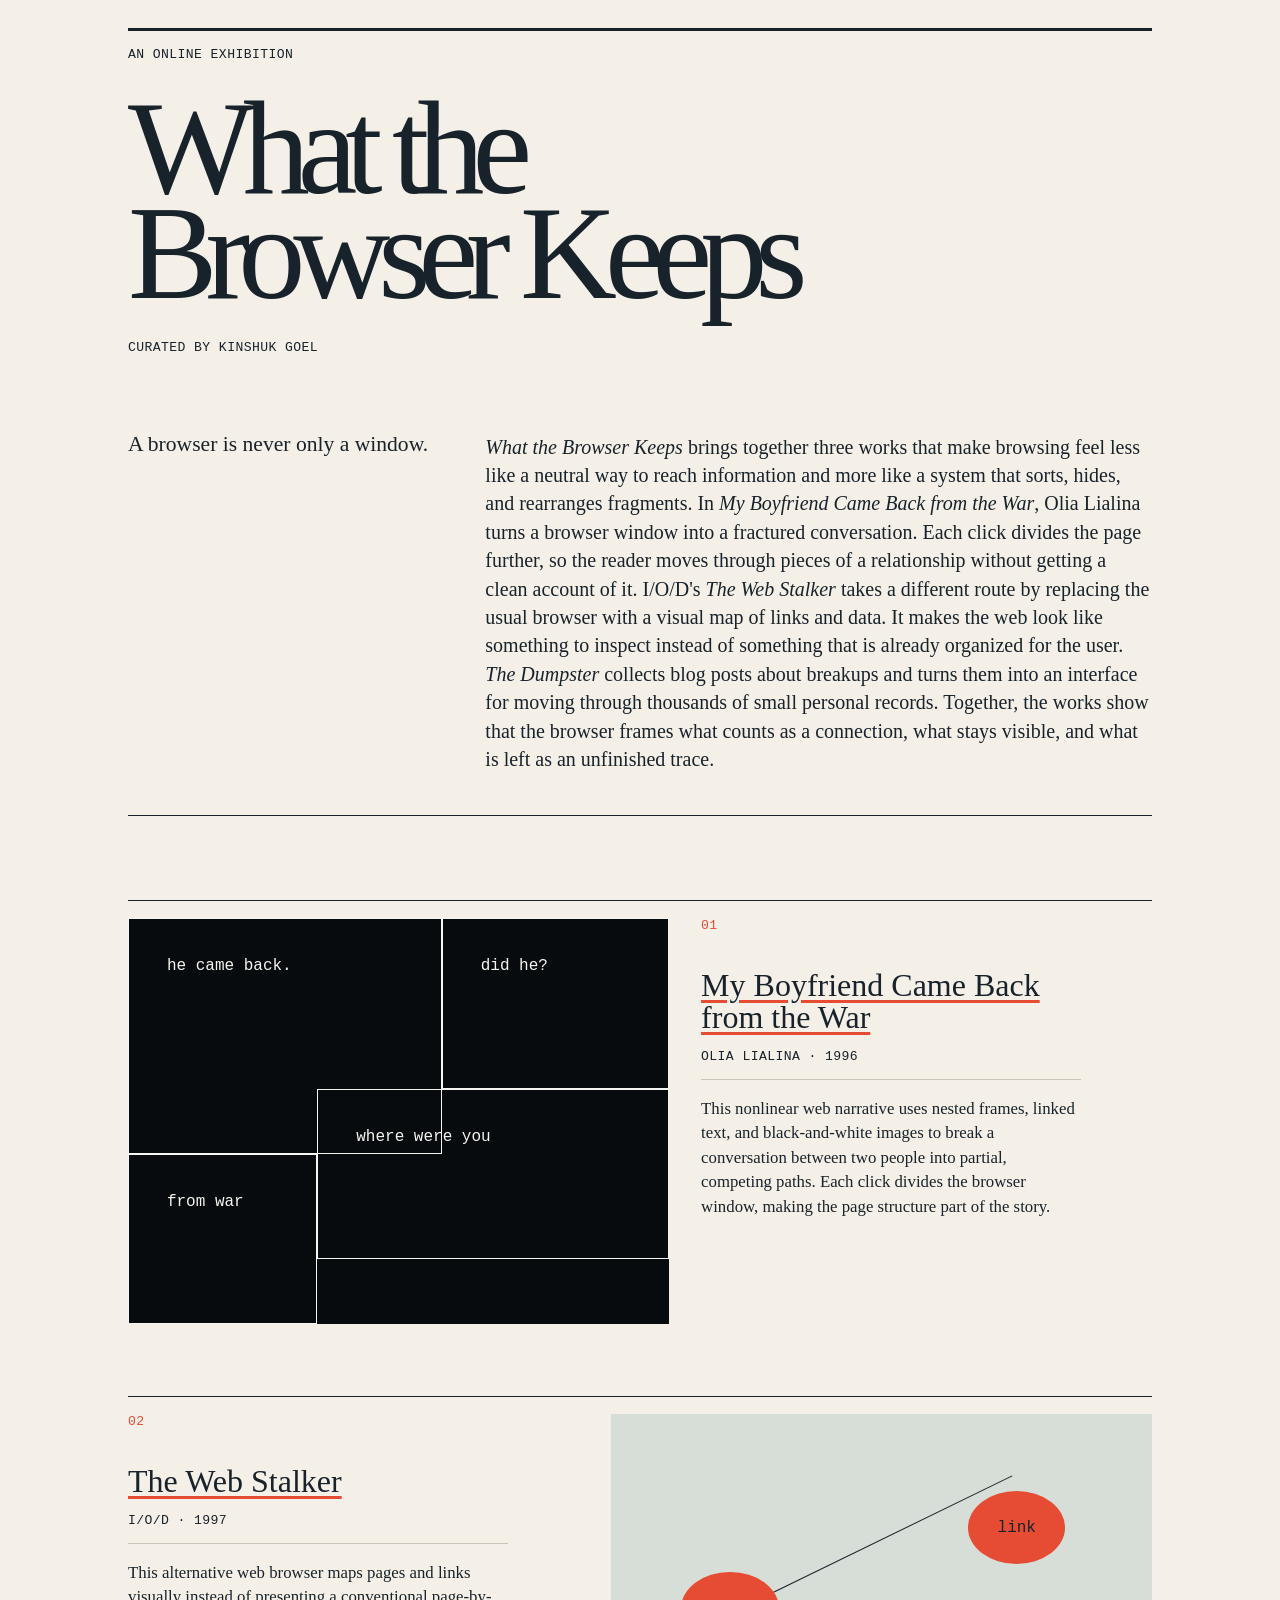
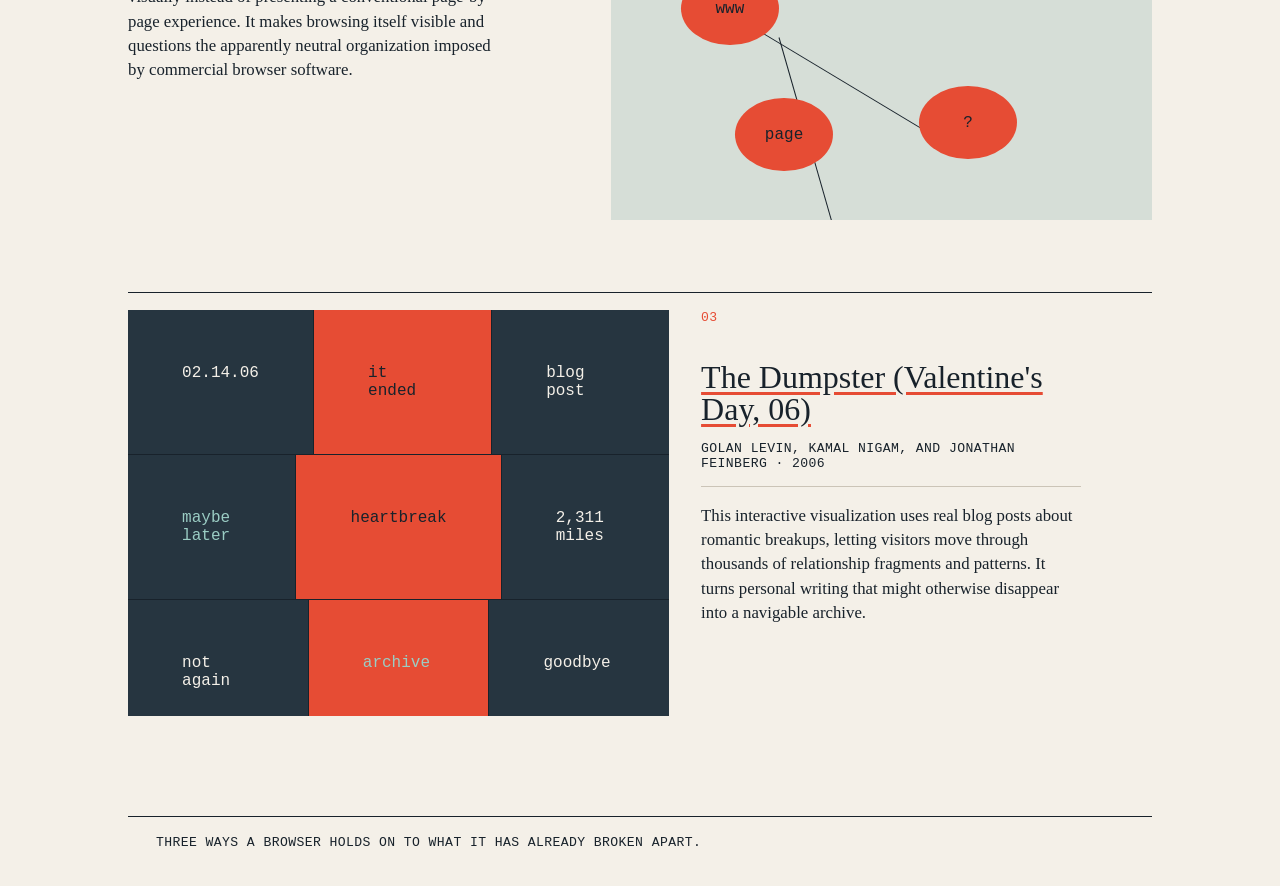
<file: exhibition/index.html>
<!doctype html>
<html lang="en">
  <head>
    <meta charset="utf-8">
    <meta name="viewport" content="width=device-width, initial-scale=1">
    <title>What the Browser Keeps</title>
    <link rel="stylesheet" href="css/style.css">
  </head>
  <body>
    <main>
      <header>
        <p class="eyebrow">An online exhibition</p>
        <h1>What the<br>Browser Keeps</h1>
        <p class="curator">Curated by Kinshuk Goel</p>
      </header>

      <section class="statement" aria-labelledby="statement-heading">
        <h2 id="statement-heading">A browser is never only a window.</h2>
        <p><em>What the Browser Keeps</em> brings together three works that make browsing feel less like a neutral way to reach information and more like a system that sorts, hides, and rearranges fragments. In <em>My Boyfriend Came Back from the War</em>, Olia Lialina turns a browser window into a fractured conversation. Each click divides the page further, so the reader moves through pieces of a relationship without getting a clean account of it. I/O/D's <em>The Web Stalker</em> takes a different route by replacing the usual browser with a visual map of links and data. It makes the web look like something to inspect instead of something that is already organized for the user. <em>The Dumpster</em> collects blog posts about breakups and turns them into an interface for moving through thousands of small personal records. Together, the works show that the browser frames what counts as a connection, what stays visible, and what is left as an unfinished trace.</p>
      </section>

      <section class="works" aria-label="Exhibited works">
        <article class="work lialina">
          <div class="visual frames" role="img" aria-label="Abstract black-and-white browser frames splitting into fragments">
            <span>he came back.</span><span>did he?</span><span>from war</span><span>where were you</span>
          </div>
          <div class="details">
            <p class="number">01</p>
            <h2><a href="https://sites.rhizome.org/anthology/lialina.html">My Boyfriend Came Back from the War</a></h2>
            <p class="meta">Olia Lialina · 1996</p>
            <p>This nonlinear web narrative uses nested frames, linked text, and black-and-white images to break a conversation between two people into partial, competing paths. Each click divides the browser window, making the page structure part of the story.</p>
          </div>
        </article>

        <article class="work stalker">
          <div class="visual map" role="img" aria-label="Abstract map of browser links as connected nodes">
            <span class="node one">www</span><span class="node two">link</span><span class="node three">?</span><span class="node four">page</span><i></i><b></b><em></em>
          </div>
          <div class="details">
            <p class="number">02</p>
            <h2><a href="https://artbase.rhizome.org/wiki/Item%3AQ3958">The Web Stalker</a></h2>
            <p class="meta">I/O/D · 1997</p>
            <p>This alternative web browser maps pages and links visually instead of presenting a conventional page-by-page experience. It makes browsing itself visible and questions the apparently neutral organization imposed by commercial browser software.</p>
          </div>
        </article>

        <article class="work dumpster">
          <div class="visual entries" role="img" aria-label="Abstract archive of many breakup-post fragments">
            <span>02.14.06</span><span>it ended</span><span>blog post</span><span>maybe later</span><span>heartbreak</span><span>2,311 miles</span><span>not again</span><span>archive</span><span>goodbye</span>
          </div>
          <div class="details">
            <p class="number">03</p>
            <h2><a href="https://archive.rhizome.org/exhibition/timeshares/faultlines.php">The Dumpster (Valentine's Day, 06)</a></h2>
            <p class="meta">Golan Levin, Kamal Nigam, and Jonathan Feinberg · 2006</p>
            <p>This interactive visualization uses real blog posts about romantic breakups, letting visitors move through thousands of relationship fragments and patterns. It turns personal writing that might otherwise disappear into a navigable archive.</p>
          </div>
        </article>
      </section>
    </main>
    <footer>Three ways a browser holds on to what it has already broken apart.</footer>
  </body>
</html>
</file>
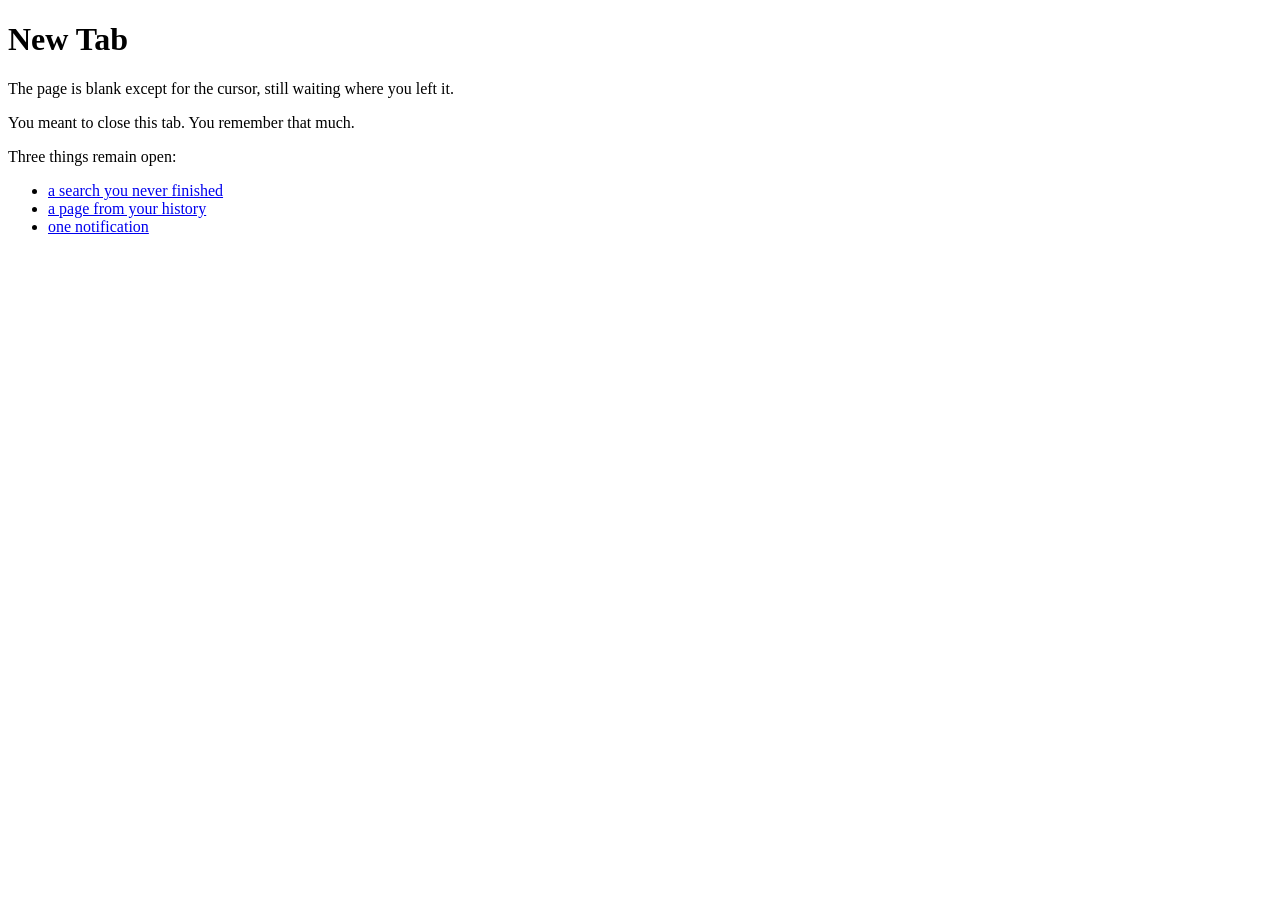
<file: hypertext/index.html>
<!DOCTYPE html>
<html lang="en">
<head>
  <meta charset="UTF-8">
  <title>The Tab You Didn't Close</title>
</head>
<body>
  <h1>New Tab</h1>

  <p>The page is blank except for the cursor, still waiting where you left it.</p>
  <p>You meant to close this tab. You remember that much.</p>

  <p>Three things remain open:</p>
  <ul>
    <li><a href="search.html">a search you never finished</a></li>
    <li><a href="history.html">a page from your history</a></li>
    <li><a href="notification.html">one notification</a></li>
  </ul>
</body>
</html>
</file>
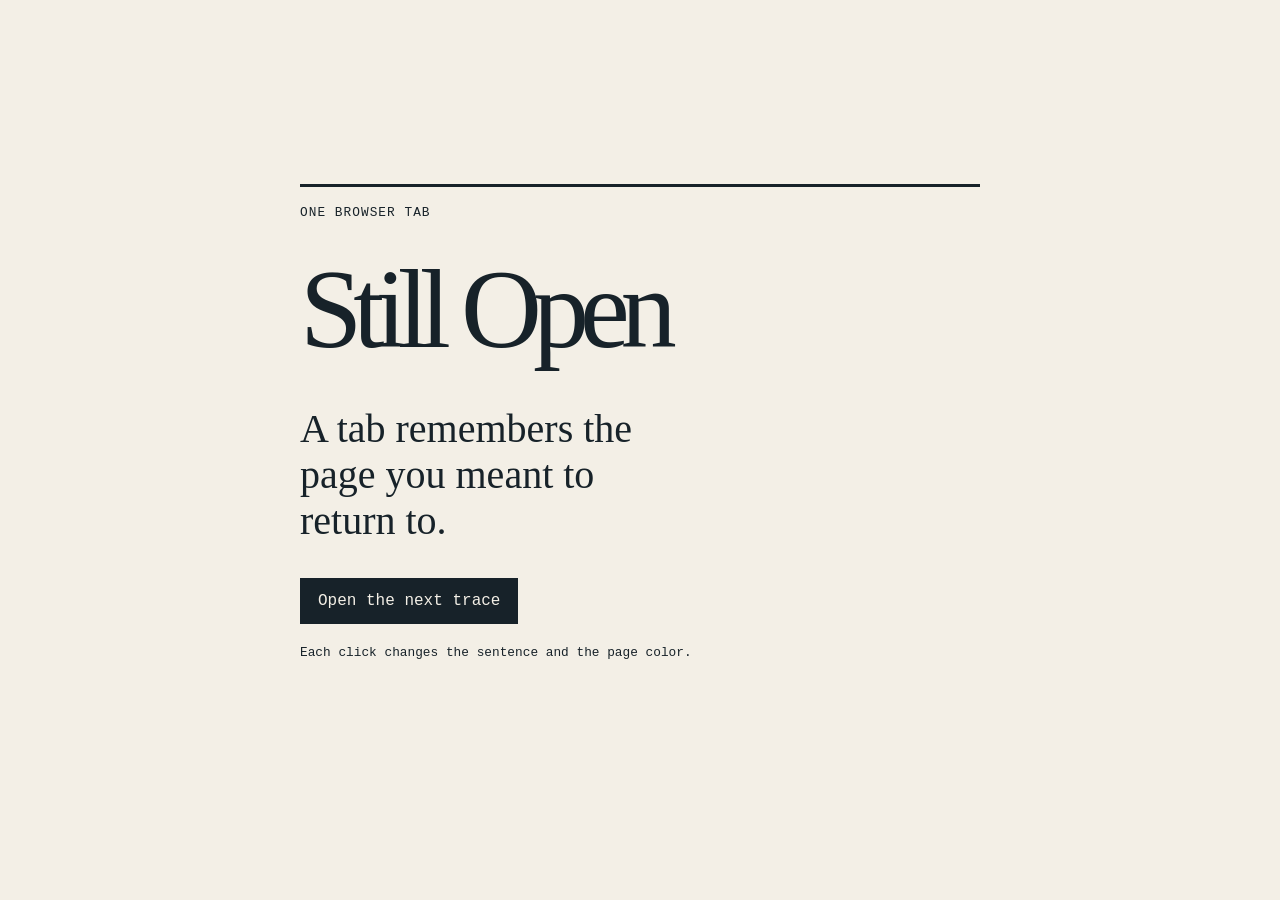
<file: jstest/index.html>
<!doctype html>
<html lang="en">
  <head>
    <meta charset="utf-8">
    <meta name="viewport" content="width=device-width, initial-scale=1">
    <title>Still Open</title>
    <link rel="stylesheet" href="css/style.css">
  </head>
  <body>
    <main>
      <p class="label">one browser tab</p>
      <h1>Still Open</h1>
      <p id="memory" aria-live="polite">A tab remembers the page you meant to return to.</p>
      <button id="change-memory" type="button">Open the next trace</button>
      <p class="note">Each click changes the sentence and the page color.</p>
    </main>
    <script src="js/script.js"></script>
  </body>
</html>
</file>
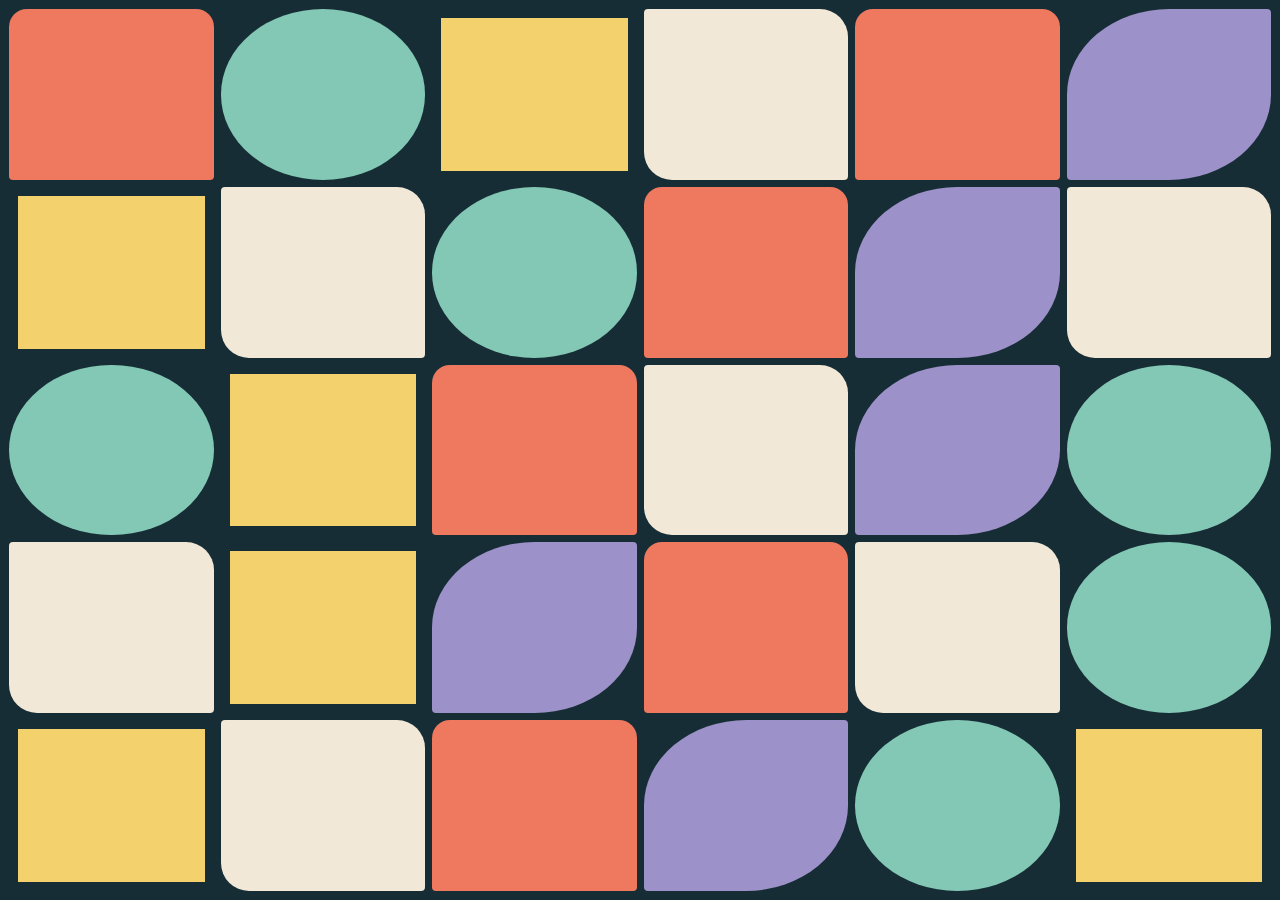
<file: quilt/index.html>
<!DOCTYPE html>
<html lang="en">
<head>
  <meta charset="utf-8">
  <meta name="viewport" content="width=device-width, initial-scale=1">
  <title>Open Tabs — Digital Quilt</title>
  <link rel="stylesheet" href="css/style.css">
</head>
<body>
  <main class="quilt" aria-label="A geometric quilt made of open-tab shapes">
    <div class="tile tab"></div>
    <div class="tile circle"></div>
    <div class="tile split"></div>
    <div class="tile quiet"></div>
    <div class="tile tab"></div>
    <div class="tile stripe"></div>
    <div class="tile split"></div>
    <div class="tile quiet"></div>
    <div class="tile circle"></div>
    <div class="tile tab"></div>
    <div class="tile stripe"></div>
    <div class="tile quiet"></div>
    <div class="tile circle"></div>
    <div class="tile split"></div>
    <div class="tile tab"></div>
    <div class="tile quiet"></div>
    <div class="tile stripe"></div>
    <div class="tile circle"></div>
    <div class="tile quiet"></div>
    <div class="tile split"></div>
    <div class="tile stripe"></div>
    <div class="tile tab"></div>
    <div class="tile quiet"></div>
    <div class="tile circle"></div>
    <div class="tile split"></div>
    <div class="tile quiet"></div>
    <div class="tile tab"></div>
    <div class="tile stripe"></div>
    <div class="tile circle"></div>
    <div class="tile split"></div>
  </main>
</body>
</html>
</file>
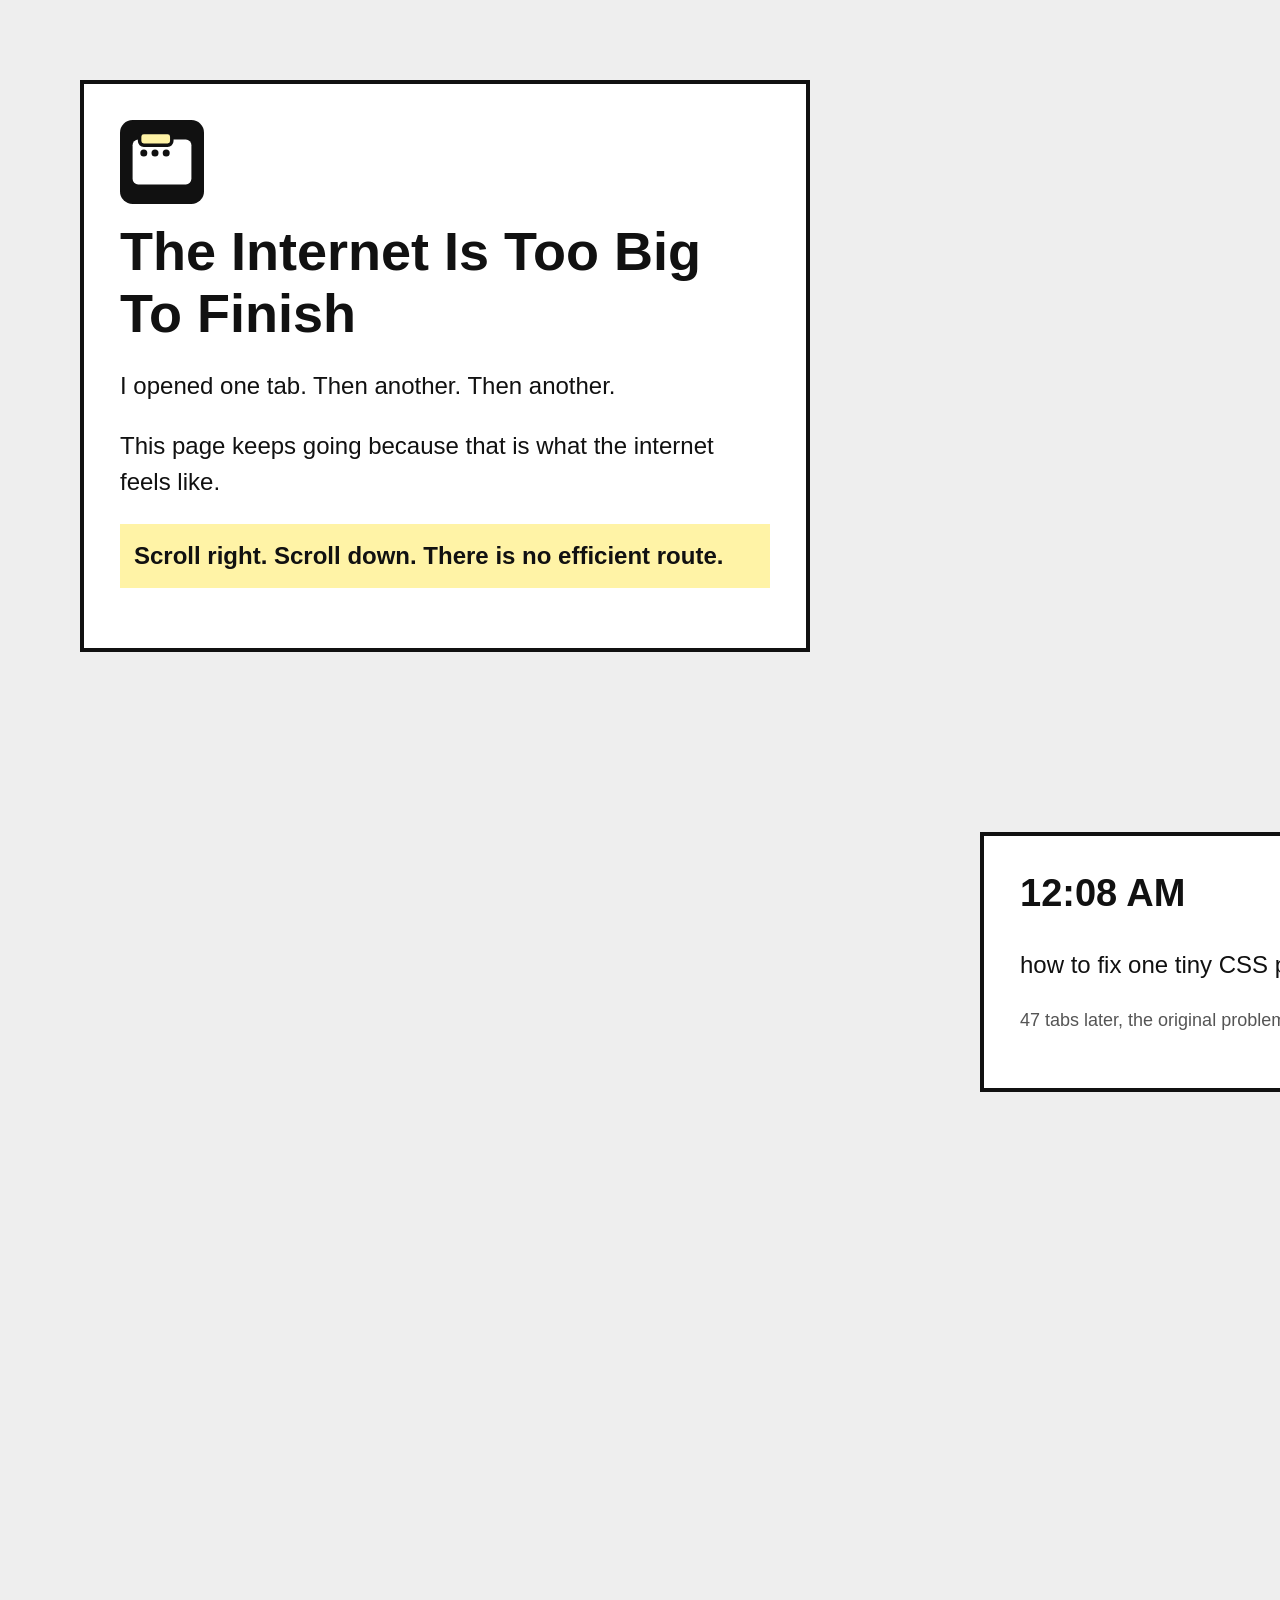
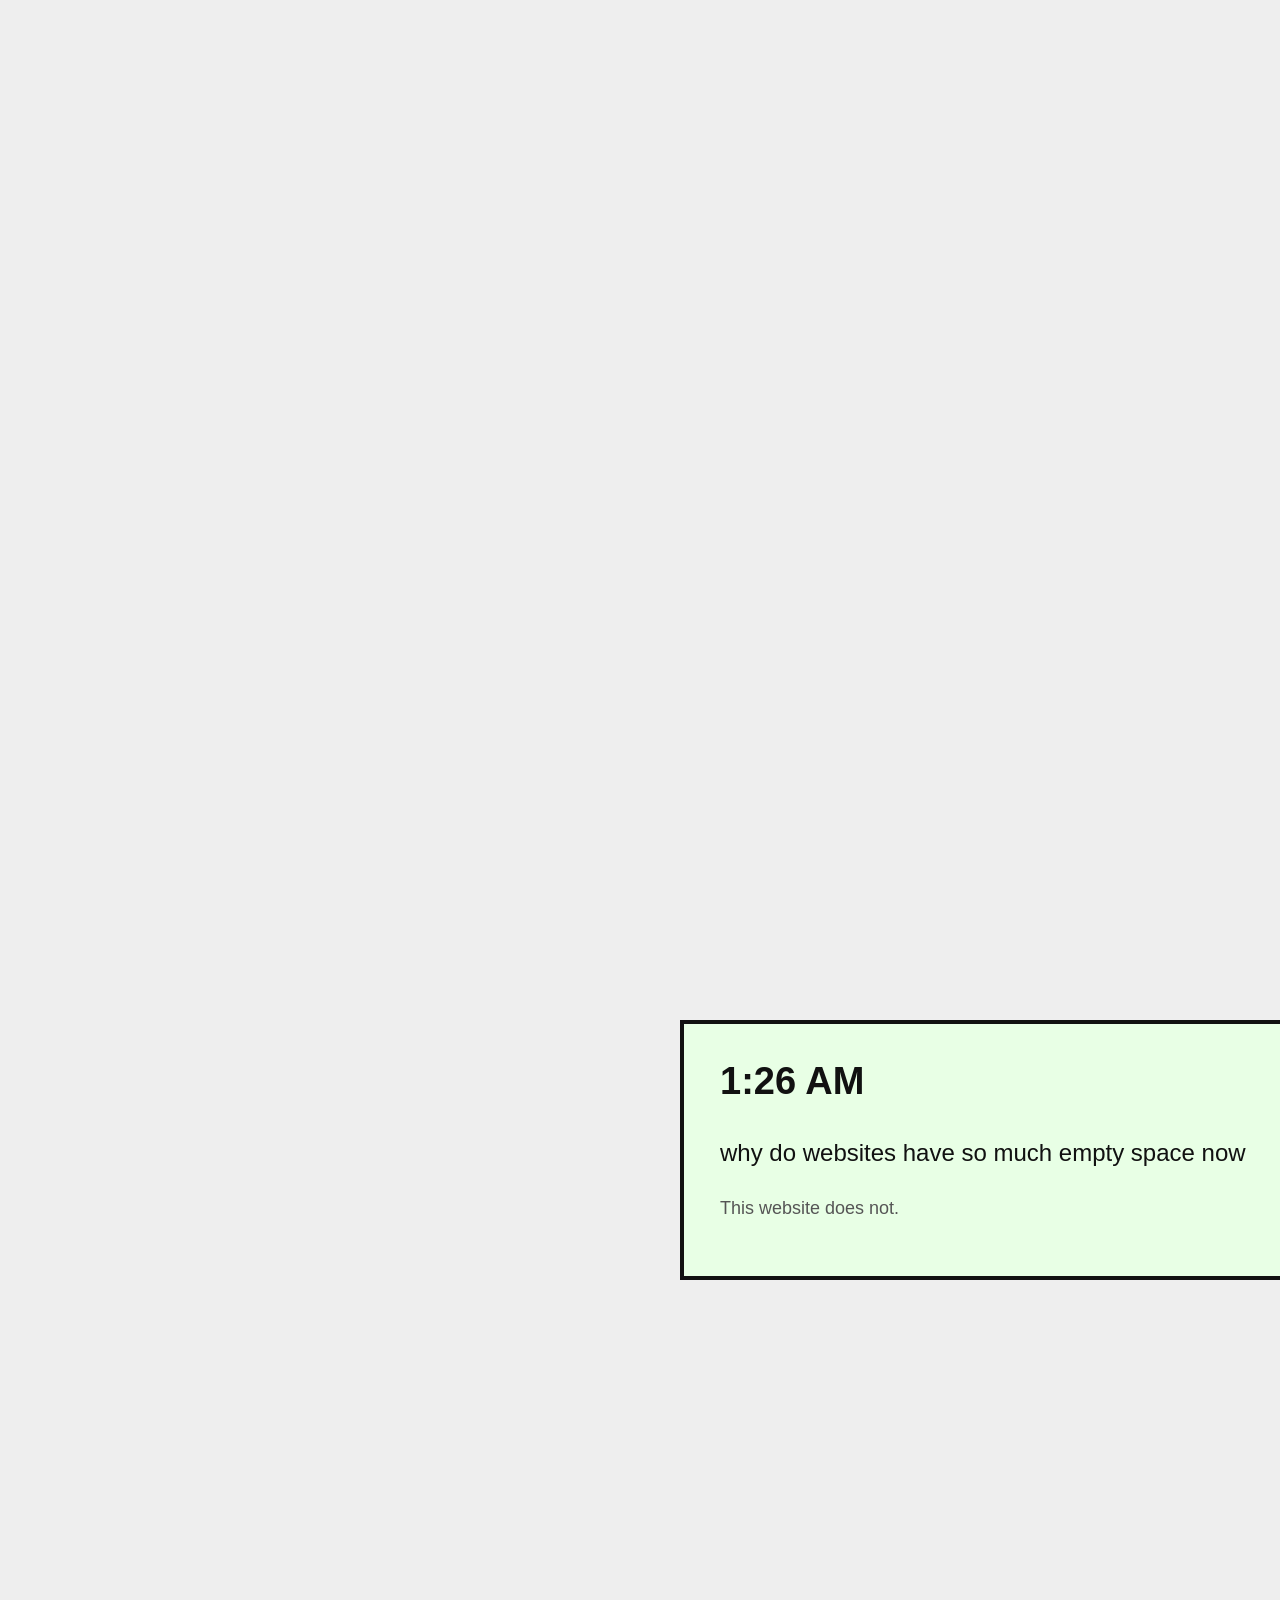
<file: really-big-website/index.html>
<!DOCTYPE html>
<html lang="en">
<head>
  <meta charset="UTF-8">
  <meta name="viewport" content="width=device-width, initial-scale=1.0">
  <title>The Internet Is Too Big To Finish</title>
  <link rel="stylesheet" href="style.css">
</head>
<body>
  <main id="world">
    <section class="card intro">
      <img class="tab-icon" src="tiny-tab.svg" alt="A small browser tab icon">
      <h1>The Internet Is Too Big To Finish</h1>
      <p>I opened one tab. Then another. Then another.</p>
      <p>This page keeps going because that is what the internet feels like.</p>
      <p class="instruction">Scroll right. Scroll down. There is no efficient route.</p>
    </section>

    <section class="card search-one">
      <h2>12:08 AM</h2>
      <p>how to fix one tiny CSS problem</p>
      <p class="small">47 tabs later, the original problem is still open.</p>
    </section>

    <section class="card rabbit-hole">
      <h2>YOU ARE HERE?</h2>
      <p>Probably not.</p>
      <p>Keep scrolling.</p>
    </section>

    <section class="card search-two">
      <h2>12:41 AM</h2>
      <p>best mechanical keyboard switch sound test</p>
      <p class="small">This was somehow related to the CSS problem.</p>
    </section>

    <section class="card forgotten">
      <h2>OLD TAB</h2>
      <p>You do not remember opening this.</p>
      <p>You refuse to close it anyway.</p>
    </section>

    <section class="card search-three">
      <h2>1:26 AM</h2>
      <p>why do websites have so much empty space now</p>
      <p class="small">This website does not.</p>
    </section>

    <section class="card almost">
      <h2>ALMOST THERE</h2>
      <p>The page is still bigger than your screen.</p>
      <p>That is the point.</p>
    </section>

    <section class="card end">
      <img class="tab-icon" src="tiny-tab.svg" alt="A small browser tab icon">
      <h2>2:03 AM</h2>
      <p>You finally reach the end.</p>
      <p>There is one problem.</p>
      <p class="last-line">You forgot what you were looking for.</p>
      <a href="#world">Go back to the first tab</a>
    </section>
  </main>
</body>
</html>
</file>
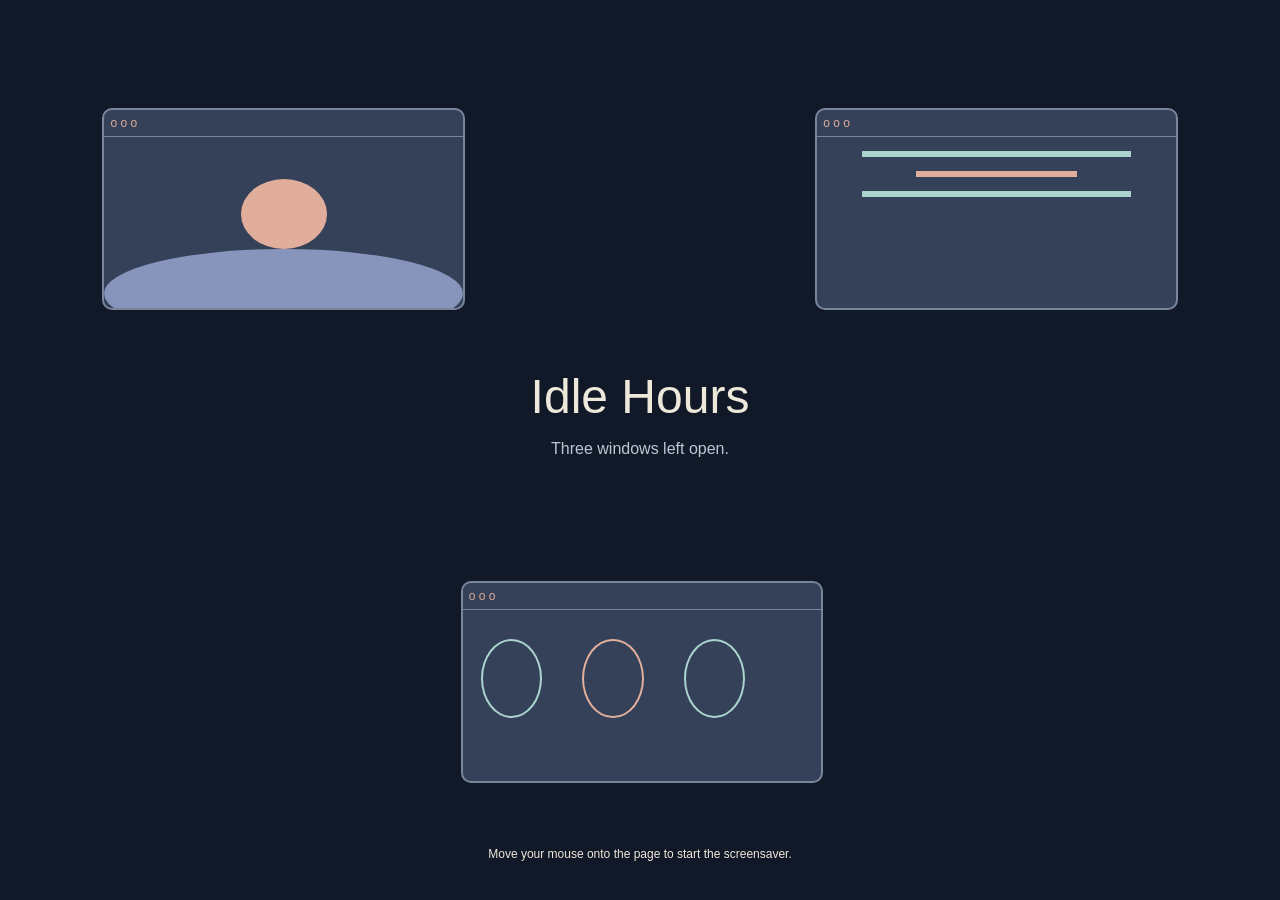
<file: screensaver/index.html>
<!DOCTYPE html>
<html lang="en">
<head>
  <meta charset="UTF-8">
  <meta name="viewport" content="width=device-width, initial-scale=1">
  <title>Idle Hours</title>
  <link rel="stylesheet" href="css/style.css">
</head>
<body>
  <div class="screen">
    <div class="window sunset">
      <div class="bar">o o o</div>
      <div class="sun"></div>
      <div class="ground"></div>
    </div>

    <div class="window notes">
      <div class="bar">o o o</div>
      <div class="line"></div>
      <div class="line short"></div>
      <div class="line"></div>
    </div>

    <div class="window circles">
      <div class="bar">o o o</div>
      <div class="circle"></div>
      <div class="circle pink"></div>
      <div class="circle"></div>
    </div>

    <div class="title">
      <h1>Idle Hours</h1>
      <p>Three windows left open.</p>
    </div>
    <p class="instructions">Move your mouse onto the page to start the screensaver.</p>
  </div>
</body>
</html>
</file>
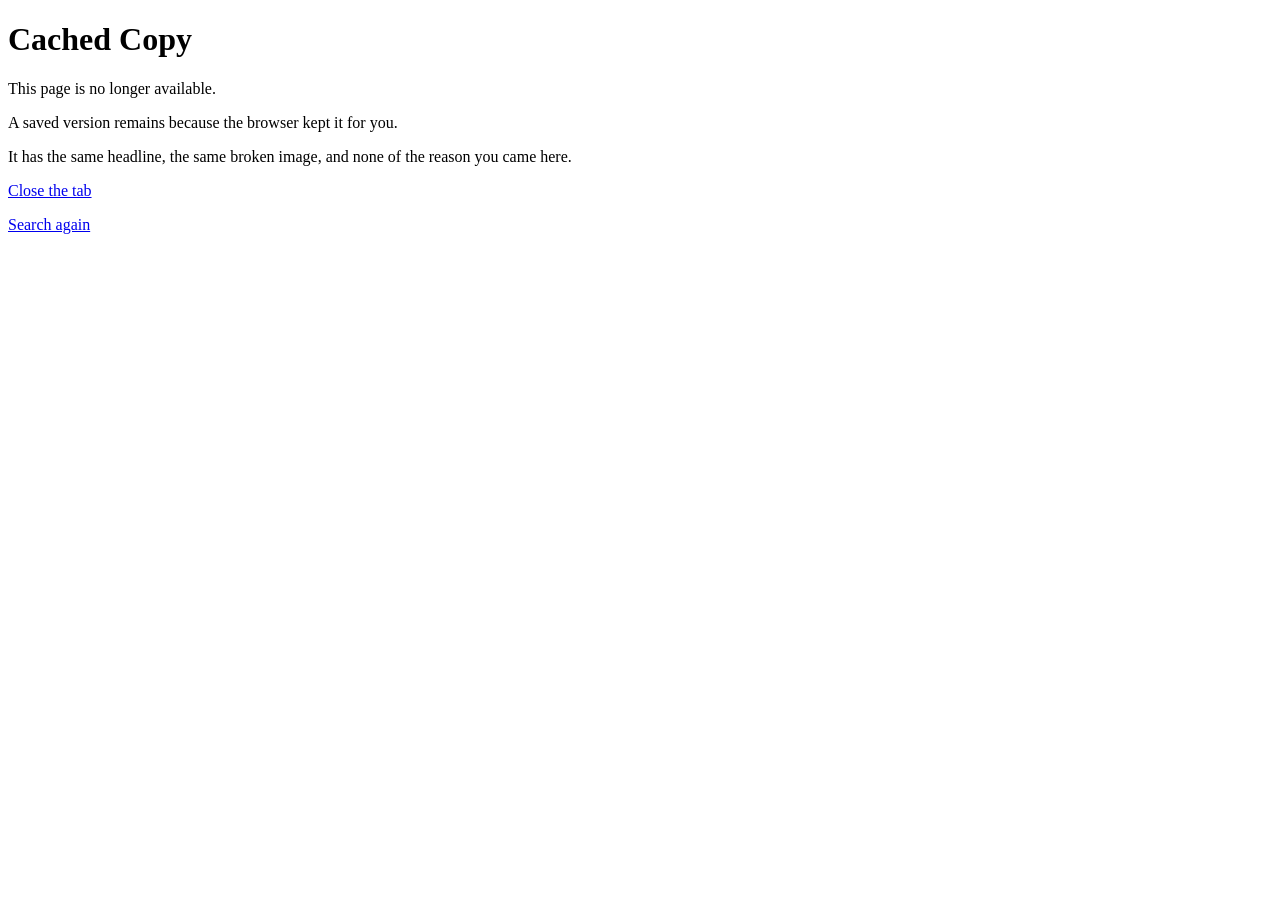
<file: hypertext/cache.html>
<!DOCTYPE html>
<html lang="en">
<head>
  <meta charset="UTF-8">
  <title>Cache - The Tab You Didn't Close</title>
</head>
<body>
  <h1>Cached Copy</h1>

  <p>This page is no longer available.</p>
  <p>A saved version remains because the browser kept it for you.</p>
  <p>It has the same headline, the same broken image, and none of the reason you came here.</p>

  <p><a href="end.html">Close the tab</a></p>
  <p><a href="search.html">Search again</a></p>
</body>
</html>
</file>
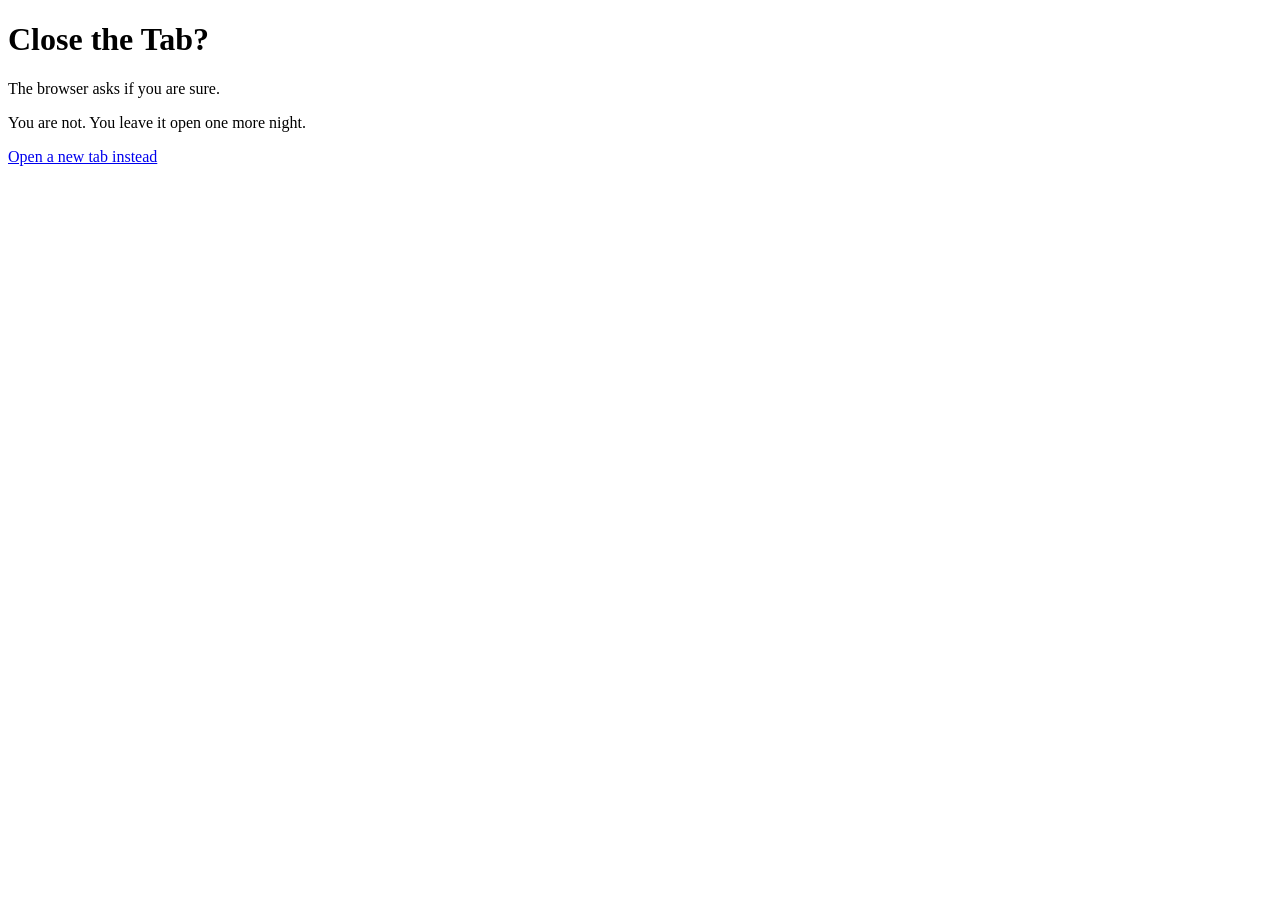
<file: hypertext/end.html>
<!DOCTYPE html>
<html lang="en">
<head>
  <meta charset="UTF-8">
  <title>Close the Tab? - The Tab You Didn't Close</title>
</head>
<body>
  <h1>Close the Tab?</h1>

  <p>The browser asks if you are sure.</p>
  <p>You are not. You leave it open one more night.</p>

  <p><a href="index.html">Open a new tab instead</a></p>
</body>
</html>
</file>
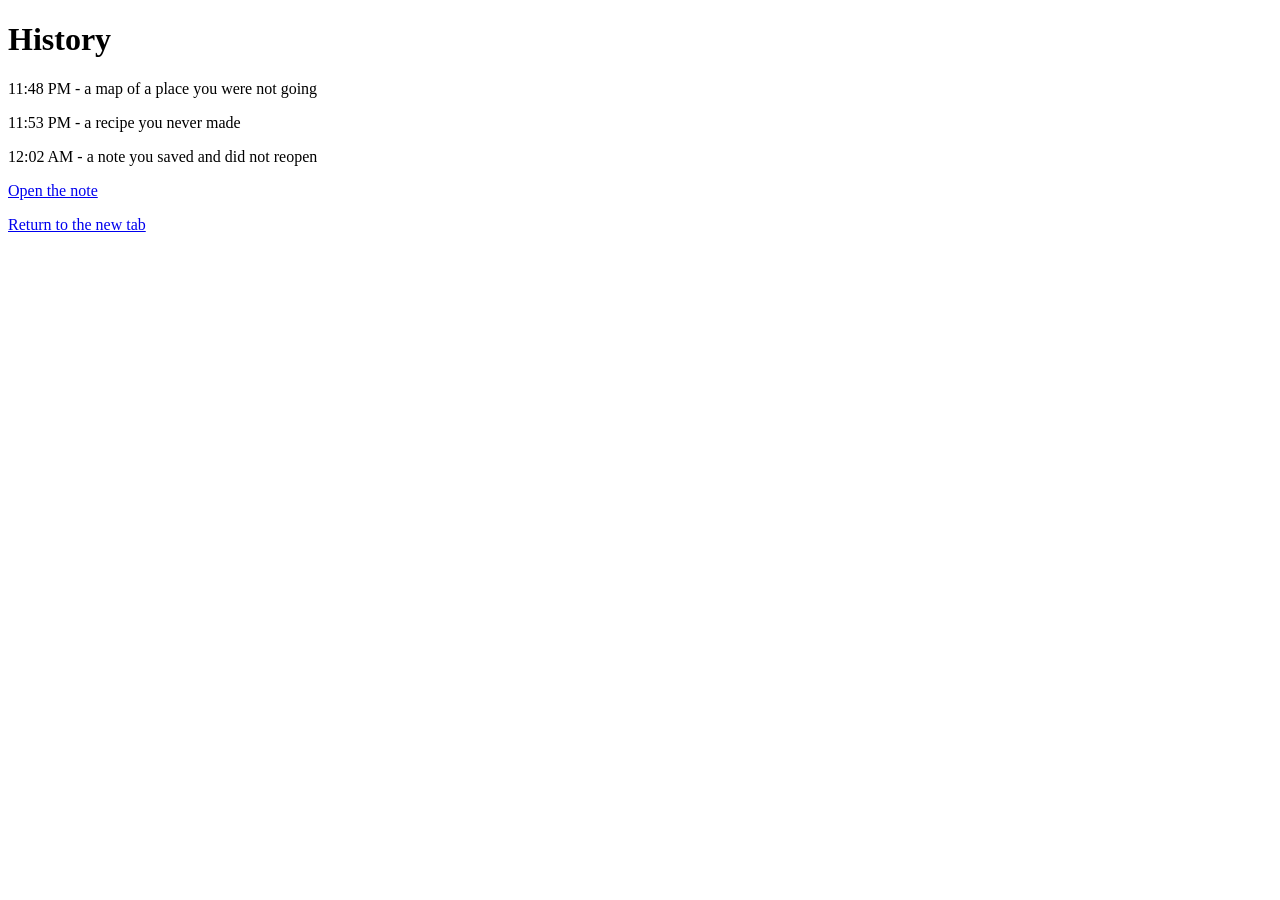
<file: hypertext/history.html>
<!DOCTYPE html>
<html lang="en">
<head>
  <meta charset="UTF-8">
  <title>History - The Tab You Didn't Close</title>
</head>
<body>
  <h1>History</h1>

  <p>11:48 PM - a map of a place you were not going</p>
  <p>11:53 PM - a recipe you never made</p>
  <p>12:02 AM - a note you saved and did not reopen</p>

  <p><a href="note.html">Open the note</a></p>
  <p><a href="index.html">Return to the new tab</a></p>
</body>
</html>
</file>
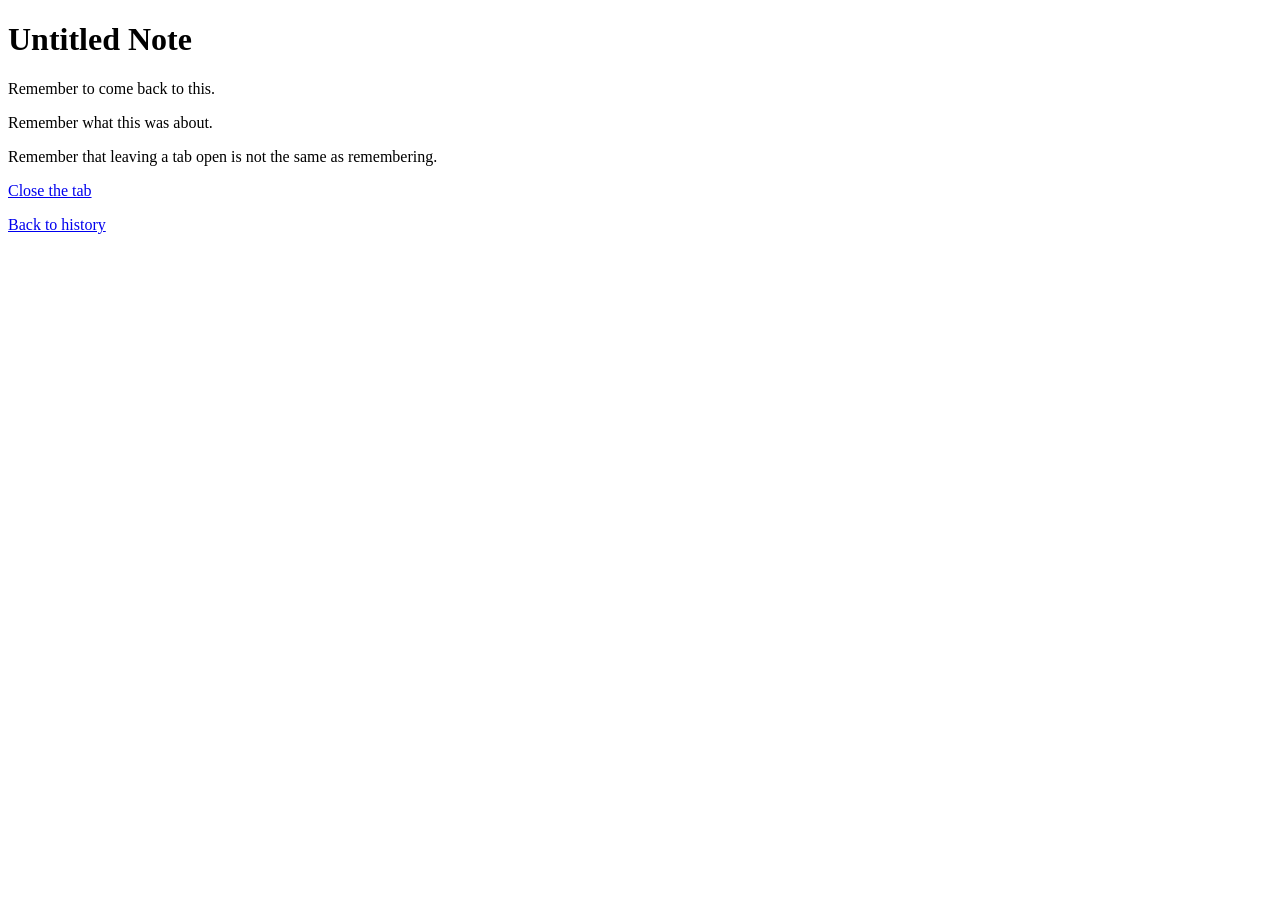
<file: hypertext/note.html>
<!DOCTYPE html>
<html lang="en">
<head>
  <meta charset="UTF-8">
  <title>Note - The Tab You Didn't Close</title>
</head>
<body>
  <h1>Untitled Note</h1>

  <p>Remember to come back to this.</p>
  <p>Remember what this was about.</p>
  <p>Remember that leaving a tab open is not the same as remembering.</p>

  <p><a href="end.html">Close the tab</a></p>
  <p><a href="history.html">Back to history</a></p>
</body>
</html>
</file>
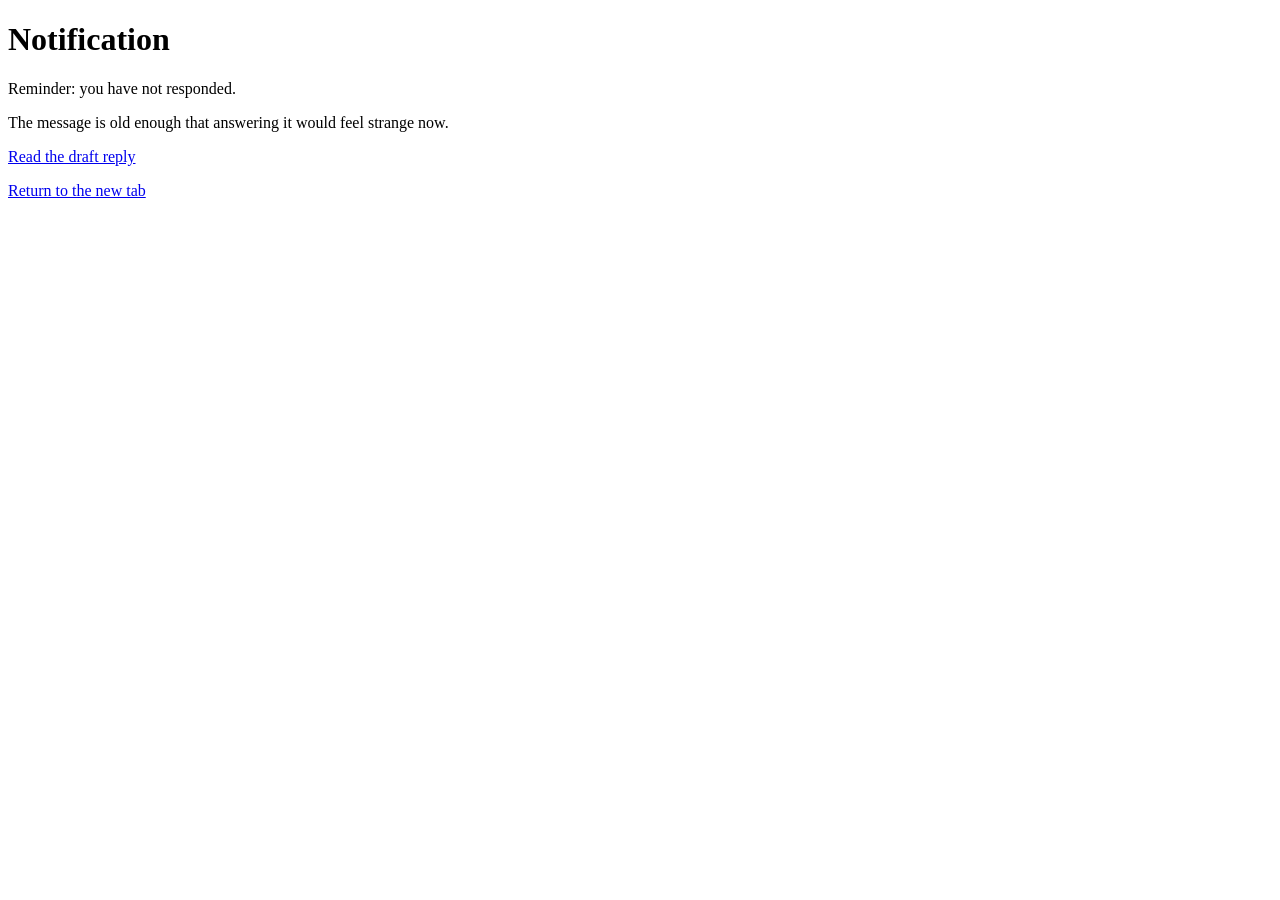
<file: hypertext/notification.html>
<!DOCTYPE html>
<html lang="en">
<head>
  <meta charset="UTF-8">
  <title>Notification - The Tab You Didn't Close</title>
</head>
<body>
  <h1>Notification</h1>

  <p>Reminder: you have not responded.</p>
  <p>The message is old enough that answering it would feel strange now.</p>

  <p><a href="note.html">Read the draft reply</a></p>
  <p><a href="index.html">Return to the new tab</a></p>
</body>
</html>
</file>
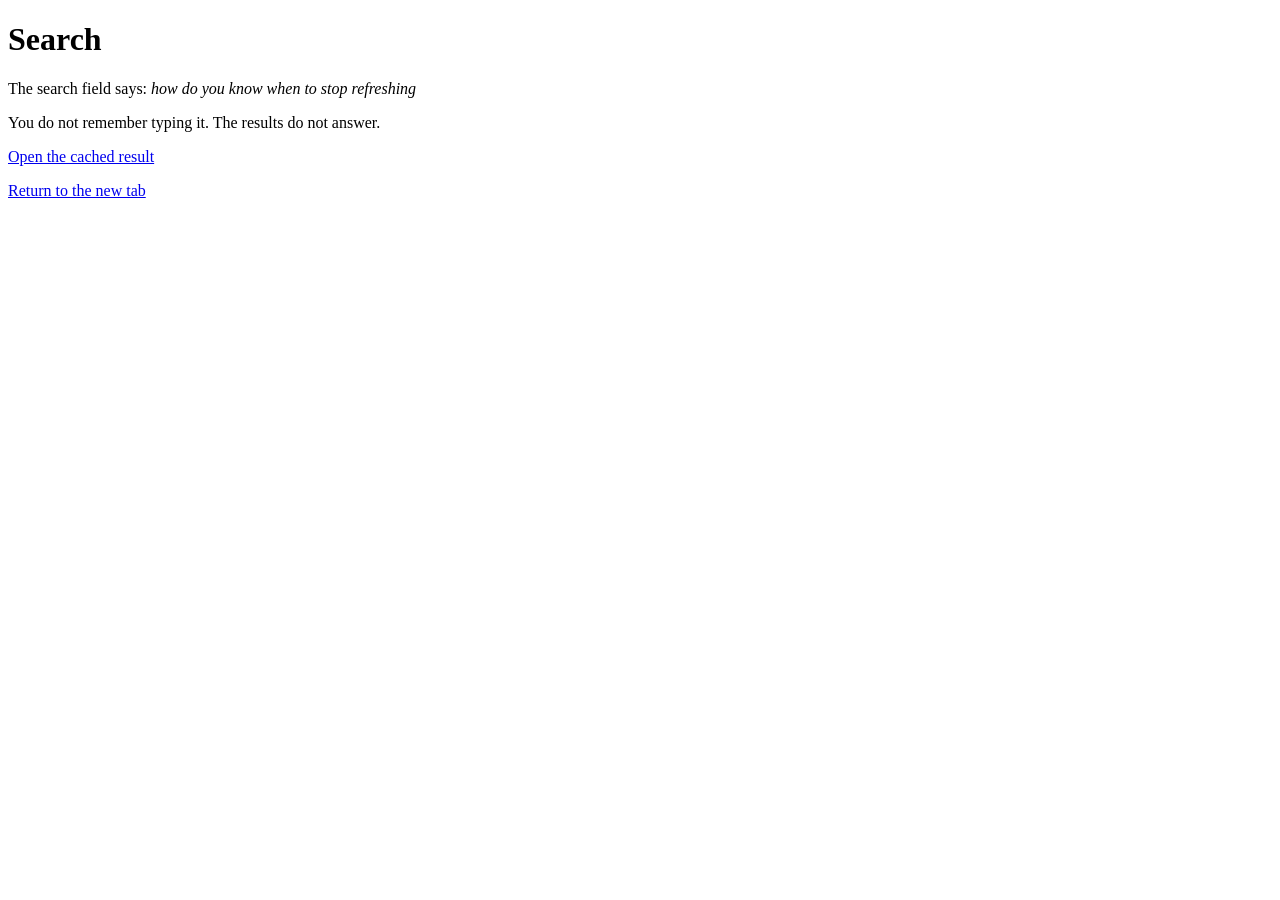
<file: hypertext/search.html>
<!DOCTYPE html>
<html lang="en">
<head>
  <meta charset="UTF-8">
  <title>Search - The Tab You Didn't Close</title>
</head>
<body>
  <h1>Search</h1>

  <p>The search field says: <em>how do you know when to stop refreshing</em></p>
  <p>You do not remember typing it. The results do not answer.</p>

  <p><a href="cache.html">Open the cached result</a></p>
  <p><a href="index.html">Return to the new tab</a></p>
</body>
</html>
</file>
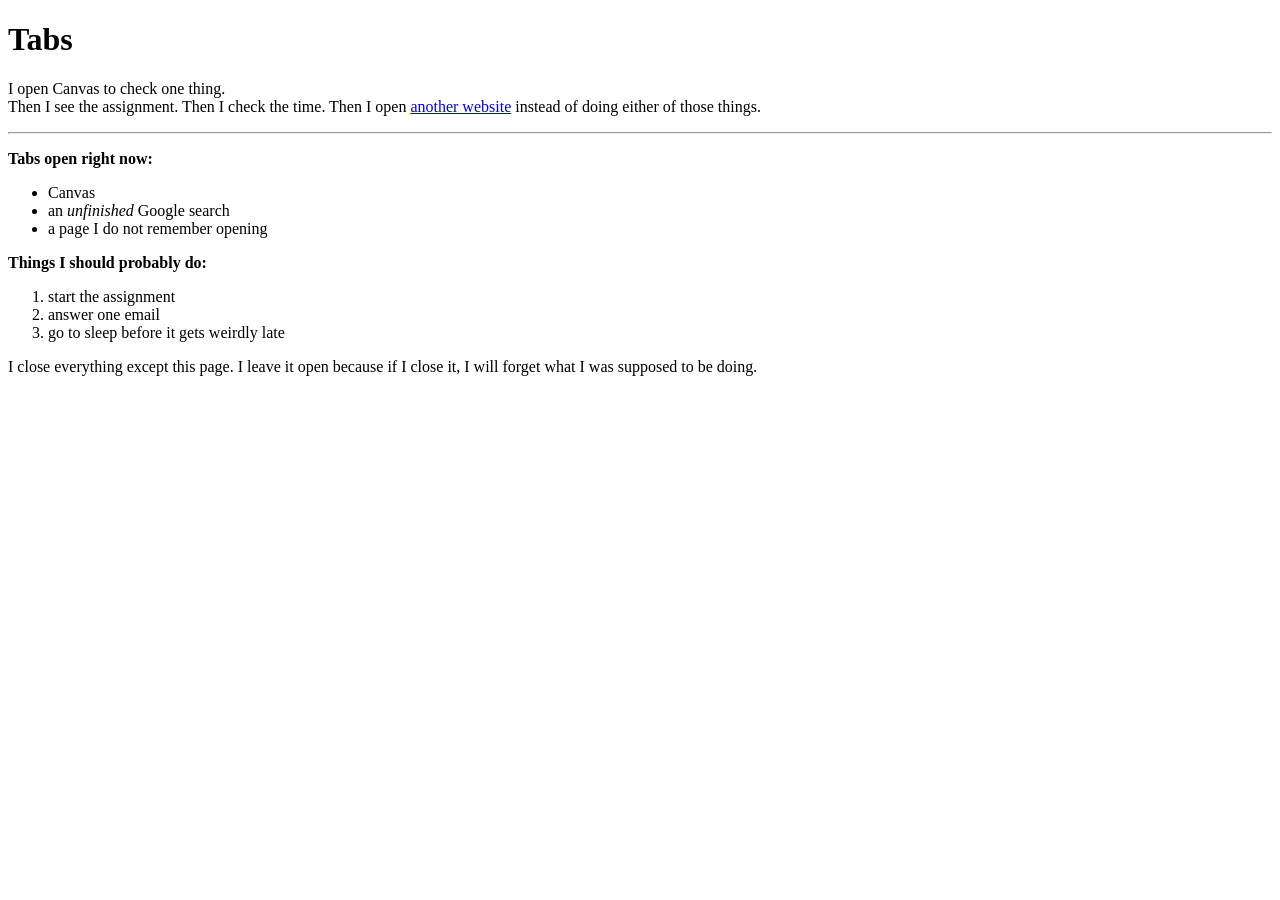
<file: poem/poem.html>
<!DOCTYPE html>
<html lang="en">
<head>
  <meta charset="UTF-8">
  <title>Tabs</title>
  <meta name="viewport" content="width=device-width, initial-scale=1">
</head>
<body>
  <h1>Tabs</h1>

  <p>
    I open Canvas to check one thing.<br>
    Then I see the assignment. Then I check the time. Then I open
    <a href="https://www.are.na/" target="_blank">another website</a>
    instead of doing either of those things.
  </p>

  <hr>

  <p>
    <strong>Tabs open right now:</strong>
  </p>
  <ul>
    <li>Canvas</li>
    <li>an <em>unfinished</em> Google search</li>
    <li>a page I do not remember opening</li>
  </ul>

  <p>
    <strong>Things I should probably do:</strong>
  </p>
  <ol>
    <li>start the assignment</li>
    <li>answer one&nbsp;email</li>
    <li>go to sleep before it gets weirdly late</li>
  </ol>

  <p>
    I close everything except this page. I leave it open because if I close it,
    I will forget what I was supposed to be doing.
  </p>
</body>
</html>
</file>
<file: exhibition/css/style.css>
:root {
  --paper: #f4f0e8;
  --ink: #18222b;
  --signal: #e64c34;
  --faint: #cbc4b7;
}

* { box-sizing: border-box; }

body {
  margin: 0;
  background: var(--paper);
  color: var(--ink);
  font-family: Georgia, "Times New Roman", serif;
}

main { max-width: 1080px; margin: 0 auto; padding: 28px; }

header { border-top: 3px solid var(--ink); padding: 16px 0 54px; }

.eyebrow, .curator, .number, .meta, footer {
  font-family: "Courier New", Courier, monospace;
  font-size: .82rem;
  letter-spacing: .03em;
  text-transform: uppercase;
}

.eyebrow { margin: 0 0 34px; }
h1 { font-size: clamp(3.7rem, 11vw, 8.4rem); font-weight: normal; line-height: .78; letter-spacing: -.09em; margin: 0; }
.curator { margin: 34px 0 0; }

.statement { border-bottom: 1px solid var(--ink); display: grid; gap: 24px; grid-template-columns: 1fr 2fr; padding: 24px 0 42px; }
.statement h2 { font-size: 1.35rem; font-weight: normal; line-height: 1.1; margin: 0; }
.statement p { font-size: 1.25rem; line-height: 1.42; margin: 0; }

.works { margin-top: 84px; }
.work { border-top: 1px solid var(--ink); display: grid; gap: 32px; grid-template-columns: 1.2fr 1fr; padding: 17px 0 72px; }
.work:nth-child(even) { grid-template-columns: 1fr 1.2fr; }
.work:nth-child(even) .visual { order: 2; }
.visual { aspect-ratio: 4 / 3; overflow: hidden; position: relative; }
.details { max-width: 380px; }
.number { color: var(--signal); margin: 0 0 36px; }
.details h2 { font-size: 2rem; font-weight: normal; line-height: 1; margin: 0; }
.details a { color: inherit; text-decoration-color: var(--signal); text-underline-offset: 4px; }
.details a:hover { color: var(--signal); }
.meta { border-bottom: 1px solid var(--faint); margin: 16px 0; padding-bottom: 15px; }
.details p:last-child { font-size: 1.05rem; line-height: 1.45; }

.frames { background: #070b0d; color: #f5f5f1; font-family: "Courier New", Courier, monospace; }
.frames span { border: 1px solid #f5f5f1; display: block; font-size: clamp(.7rem, 2vw, 1rem); padding: 7%; position: absolute; }
.frames span:nth-child(1) { height: 58%; left: 0; top: 0; width: 58%; }
.frames span:nth-child(2) { height: 42%; left: 58%; top: 0; width: 42%; }
.frames span:nth-child(3) { height: 42%; left: 0; top: 58%; width: 35%; }
.frames span:nth-child(4) { height: 42%; left: 35%; top: 42%; width: 65%; }

.map { background: #d6ded7; font-family: "Courier New", Courier, monospace; }
.node { align-items: center; background: var(--signal); border-radius: 50%; display: flex; height: 18%; justify-content: center; position: absolute; width: 18%; z-index: 2; }
.one { left: 13%; top: 39%; }.two { right: 16%; top: 19%; }.three { bottom: 15%; right: 25%; }.four { bottom: 12%; left: 23%; }
.map i, .map b, .map em { background: var(--ink); display: block; height: 1px; left: 22%; position: absolute; top: 49%; transform-origin: left; width: 58%; }
.map i { transform: rotate(-26deg); }.map b { transform: rotate(31deg); width: 51%; }.map em { left: 31%; top: 55%; transform: rotate(74deg); width: 36%; }

.entries { background: var(--ink); color: var(--paper); display: flex; flex-wrap: wrap; font-family: "Courier New", Courier, monospace; gap: 1px; }
.entries span { background: #263540; display: flex; flex: 1 1 29%; font-size: clamp(.65rem, 1.8vw, 1rem); min-height: 31%; padding: 10%; }
.entries span:nth-child(3n + 2) { background: var(--signal); color: var(--ink); }.entries span:nth-child(4n) { color: #9bcdc4; }

footer { border-top: 1px solid var(--ink); margin: 0 auto; max-width: 1024px; padding: 18px 28px 36px; }

@media (max-width: 650px) {
  main { padding: 18px; }
  header { padding-bottom: 38px; }
  .statement, .work, .work:nth-child(even) { grid-template-columns: 1fr; }
  .work:nth-child(even) .visual { order: 0; }
  .works { margin-top: 54px; }
  .work { padding-bottom: 54px; }
  .number { margin-bottom: 18px; }
}
</file>
<file: jstest/css/style.css>
:root {
  --paper: #f3efe6;
  --ink: #172229;
  --accent: #d34b38;
}

* { box-sizing: border-box; }

body {
  align-items: center;
  background: var(--paper);
  color: var(--ink);
  display: flex;
  font-family: Georgia, "Times New Roman", serif;
  margin: 0;
  min-height: 100vh;
}

main {
  border-top: 3px solid currentColor;
  margin: 24px auto;
  max-width: 680px;
  padding: 18px 0 54px;
  width: calc(100% - 48px);
}

.label, .note, button {
  font-family: "Courier New", Courier, monospace;
}

.label {
  font-size: .8rem;
  letter-spacing: .08em;
  margin: 0 0 46px;
  text-transform: uppercase;
}

h1 {
  font-size: clamp(3.8rem, 12vw, 7rem);
  font-weight: normal;
  letter-spacing: -.08em;
  line-height: .78;
  margin: 0 0 52px;
}

#memory {
  font-size: clamp(1.4rem, 4vw, 2.5rem);
  line-height: 1.15;
  margin: 0 0 34px;
  max-width: 18ch;
}

button {
  background: var(--ink);
  border: 0;
  color: var(--paper);
  cursor: pointer;
  font-size: 1rem;
  padding: 14px 18px;
}

button:focus-visible { outline: 3px solid var(--accent); outline-offset: 4px; }
button:hover { background: var(--accent); }

.note {
  font-size: .8rem;
  line-height: 1.4;
  margin: 20px 0 0;
}
</file>
<file: quilt/css/style.css>
* {
  box-sizing: border-box;
  margin: 0;
}

html,
body {
  width: 100%;
  height: 100%;
  background-color: #172d36;
}

.quilt {
  width: 100vw;
  height: 100vh;
  padding: 9px;
  display: grid;
  grid-template-columns: repeat(6, 1fr);
  grid-template-rows: repeat(5, 1fr);
  gap: 7px;
}

.tile {
  min-width: 0;
  min-height: 0;
  background-color: #f2b66d;
}

.tab {
  background-color: #ef795f;
  border-radius: 18px 18px 4px 4px;
}

.circle {
  background-color: #83c8b5;
  border-radius: 50%;
}

.split {
  background-color: #f3d16c;
  border: 9px solid #172d36;
  border-radius: 4px;
}

.quiet {
  background-color: #f1e8d8;
  border-radius: 4px 28px 4px 28px;
}

.stripe {
  background-color: #9c91c8;
  border-radius: 50% 4px 50% 4px;
}
</file>
<file: really-big-website/style.css>
html {
  background-color: #d9d9d9;
}

body {
  margin: 0;
  color: #111111;
  font-family: Arial, Helvetica, sans-serif;
}

#world {
  width: 5200px;
  height: 4200px;
  padding: 80px;
  background-color: #eeeeee;
}

.card {
  width: 650px;
  padding: 36px;
  margin-bottom: 180px;
  border: 4px solid #111111;
  background-color: #ffffff;
}

h1 {
  font-size: 54px;
  margin-top: 12px;
  margin-bottom: 22px;
}

h2 {
  font-size: 38px;
  margin-top: 0;
}

p {
  font-size: 24px;
  line-height: 1.5;
}

.small {
  font-size: 18px;
  color: #555555;
}

.instruction {
  font-weight: bold;
  background-color: #fff3a6;
  padding: 14px;
}

.tab-icon {
  width: 84px;
  height: 84px;
}

.search-one {
  margin-left: 900px;
}

.rabbit-hole {
  margin-left: 2100px;
  background-color: #dff4ff;
}

.search-two {
  margin-left: 3900px;
  background-color: #f3e5ff;
}

.forgotten {
  margin-left: 2900px;
  background-color: #ffe6e6;
}

.search-three {
  margin-left: 600px;
  background-color: #e8ffe5;
}

.almost {
  margin-left: 3500px;
  background-color: #fff0c7;
}

.end {
  margin-left: 4450px;
  margin-bottom: 300px;
  background-color: #111111;
  color: #ffffff;
}

.end a {
  color: #fff3a6;
  font-size: 22px;
}

.last-line {
  font-weight: bold;
  font-size: 30px;
}
</file>
<file: screensaver/css/style.css>
html, body {
  width: 100%;
  height: 100%;
  margin: 0;
}

body {
  background-color: #111827;
  color: #eee8da;
  font-family: Arial, sans-serif;
}

.screen {
  position: relative;
  width: 100%;
  height: 100%;
  overflow: hidden;
  background-color: #111827;
  transition: background-color 2s;
}

.screen:hover {
  background-color: #26344d;
}

.title {
  position: absolute;
  top: 41%;
  width: 100%;
  text-align: center;
}

h1 {
  margin: 0;
  font-size: 48px;
  font-weight: normal;
}

.title p {
  color: #bdc6d5;
  font-size: 16px;
}

.instructions {
  position: absolute;
  bottom: 3%;
  width: 100%;
  text-align: center;
  font-size: 12px;
}

.window {
  position: absolute;
  width: 28%;
  height: 22%;
  overflow: hidden;
  border: 2px solid #79859a;
  border-radius: 10px;
  background-color: #344158;
}

.bar {
  position: relative;
  z-index: 1;
  padding: 6px;
  border-bottom: 1px solid #79859a;
  color: #e1ae9b;
  font-size: 12px;
}

.sunset {
  top: 12%;
  left: 8%;
}

.notes {
  top: 12%;
  right: 8%;
}

.circles {
  bottom: 13%;
  left: 36%;
}

.sun {
  position: absolute;
  top: 35%;
  left: 38%;
  width: 24%;
  height: 35%;
  border-radius: 50%;
  background-color: #e1ae9b;
}

.ground {
  position: absolute;
  bottom: -15%;
  width: 100%;
  height: 45%;
  border-radius: 50%;
  background-color: #8794bc;
}

.line {
  width: 75%;
  height: 6px;
  margin: 14px auto;
  background-color: #abd3cd;
}

.short {
  width: 45%;
  background-color: #e1ae9b;
}

.circle {
  display: inline-block;
  width: 16%;
  height: 38%;
  margin: 8% 5%;
  border: 2px solid #abd3cd;
  border-radius: 50%;
}

.pink {
  border-color: #e1ae9b;
}

.screen:hover .sunset {
  animation: drift 8s ease-in-out infinite alternate;
}

.screen:hover .notes {
  animation: drift 11s ease-in-out infinite alternate-reverse;
}

.screen:hover .circles {
  animation: turn 7s ease-in-out infinite alternate;
}

@keyframes drift {
  from {
    transform: translate(0, 0) rotate(-6deg);
  }
  to {
    transform: translate(0, 30px) rotate(6deg);
  }
}

@keyframes turn {
  from {
    transform: rotate(-8deg);
  }
  to {
    transform: rotate(8deg);
  }
}
</file>
